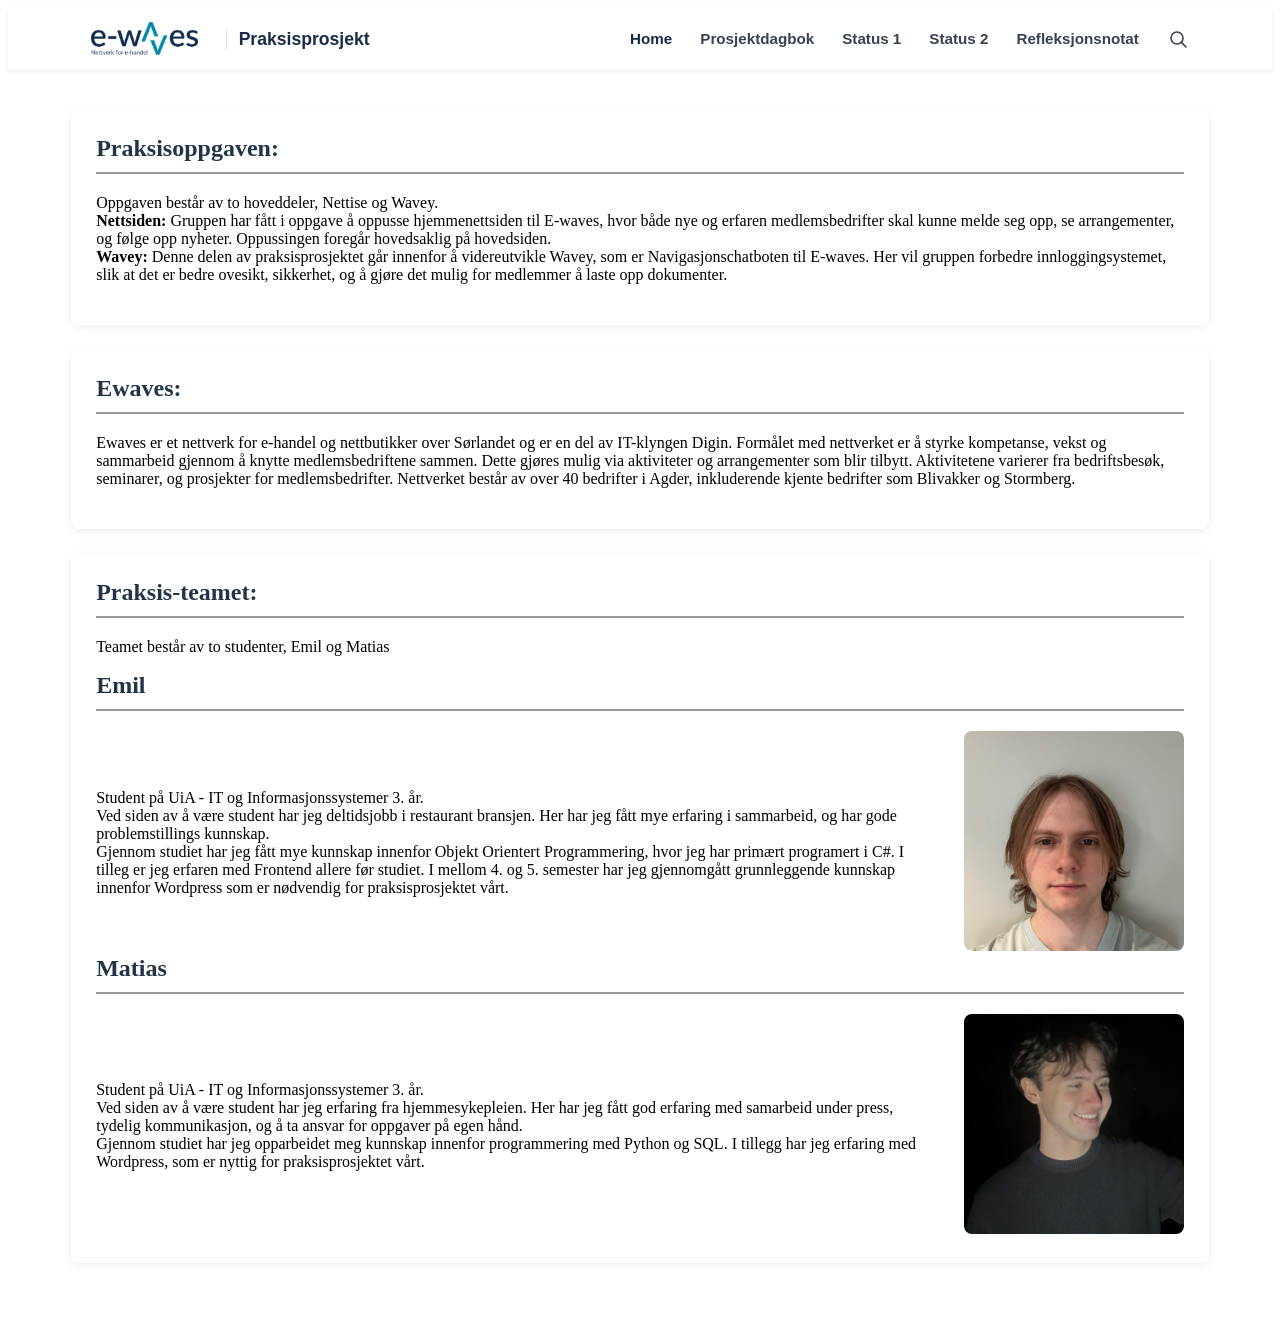
<file: index.html>
<!DOCTYPE html>
<html lang="no">
<head>
    <meta charset="UTF-8">
    <meta name="viewport" content="width=device-width, initial-scale=1.0">

    <title>Praksis prosjekt - Ewaves</title>

    <link rel="stylesheet" href="style.css">
</head>

<body>
    <header>
        <div class="container navbar">
            <div class="brand">
                <img class="logo-mark" src="logo.png" alt="e-waves - Nettverk for e-handel">

                <span class="project-title">Praksisprosjekt</span>
            </div>

            <nav>
                <ul>
                    <li><a href="index.html" class="active">Home</a></li>
                    <li><a href="dagbok.html">Prosjektdagbok</a></li>
                    <li><a href="status-1.html">Status 1</a></li>
                    <li><a href="status-2.html">Status 2</a></li>
                    <li><a href="refleksjonsnotat.html">Refleksjonsnotat</a></li>
                </ul>
                <button class="search-btn" aria-label="Søk" type="button">
                    <svg width="18" height="18" viewBox="0 0 18 18" fill="none" xmlns="http://www.w3.org/2000/svg" aria-hidden="true">
                        <circle cx="8" cy="8" r="6" stroke="currentColor" stroke-width="1.6"/>
                        <line x1="12.4" y1="12.4" x2="17" y2="17" stroke="currentColor" stroke-width="1.6" stroke-linecap="round"/>
                    </svg>
                </button>
            </nav>
        </div>
    </header>

    <main class="container">

        <section id="oppgave" class="infobox">
            <h2>Praksisoppgaven:</h2>

            <p>
                Oppgaven består av to hoveddeler, Nettise og Wavey.
                <br>
                <strong>Nettsiden:</strong> Gruppen har fått i oppgave å oppusse hjemmenettsiden 
                til E-waves, hvor både nye og erfaren medlemsbedrifter skal kunne melde seg opp, 
                se arrangementer, og følge opp nyheter. Oppussingen foregår hovedsaklig på hovedsiden.
                <br>
                <strong>Wavey:</strong> Denne delen av praksisprosjektet går innenfor å videreutvikle
                 Wavey, som er Navigasjonschatboten til E-waves. Her vil gruppen forbedre 
                 innloggingsystemet, slik at det er bedre ovesikt, sikkerhet, og å gjøre det mulig 
                 for medlemmer å laste opp dokumenter.
            </p>
        </section>

        <section id="ewaves" class="infobox">
            <h2>Ewaves:</h2>

            <p>
                Ewaves er et nettverk for e-handel og nettbutikker over Sørlandet og er en del av IT-klyngen 
                Digin. 
                Formålet med nettverket er å styrke kompetanse, vekst og sammarbeid gjennom 
                å knytte medlemsbedriftene sammen. Dette gjøres mulig via aktiviteter 
                og arrangementer som blir tilbytt. Aktivitetene varierer fra bedriftsbesøk, seminarer, og 
                prosjekter for medlemsbedrifter. Nettverket består av over 40 bedrifter i Agder, inkluderende 
                kjente bedrifter som Blivakker og Stormberg.
            </p>
        </section>

        <section id="team" class="infobox">
            <h2>Praksis-teamet:</h2>

            <p>
                Teamet består av to studenter, Emil og Matias
            </p>

            <h2>Emil</h2>
            <div class="team-member">
                <div class="team-paragraph">
                    <p>Student på UiA - IT og Informasjonssystemer 3. år. 
                        <br>
                    Ved siden av å være student har jeg deltidsjobb i restaurant bransjen. Her har jeg fått
                    mye erfaring i sammarbeid, og har gode problemstillings kunnskap.
                        <br>
                    Gjennom studiet har jeg fått mye kunnskap innenfor Objekt Orientert Programmering, hvor jeg
                    har primært programert i C#. I tilleg er jeg erfaren med Frontend allere før studiet.
                    I mellom 4. og 5. semester har jeg gjennomgått grunnleggende kunnskap innenfor Wordpress 
                    som er nødvendig for praksisprosjektet vårt.
                    </p>
                </div>
                <div class="team-profile">
                    <img src="./images/EmilBilde.jpg" alt="Bilde av Emil">
                </div>
            </div>
            <h2>Matias</h2>
            <div class="team-member">
                <div class="team-paragraph">
                    <p>Student på UiA - IT og Informasjonssystemer 3. år.
                        <br>
                    Ved siden av å være student har jeg erfaring fra hjemmesykepleien. Her har jeg fått
                    god erfaring med samarbeid under press, tydelig kommunikasjon, og å ta ansvar for
                    oppgaver på egen hånd.
                        <br>
                    Gjennom studiet har jeg opparbeidet meg kunnskap innenfor programmering med Python
                    og SQL. I tillegg har jeg erfaring med Wordpress, som er nyttig for praksisprosjektet vårt.
                    </p>
                </div>
                <div class="team-profile">
                    <img src="./images/Matias-profilbilde.jpeg" alt="Bilde av Matias">
                </div>
            </div>
        </section>

    </main>
</body>
</html>
</file>
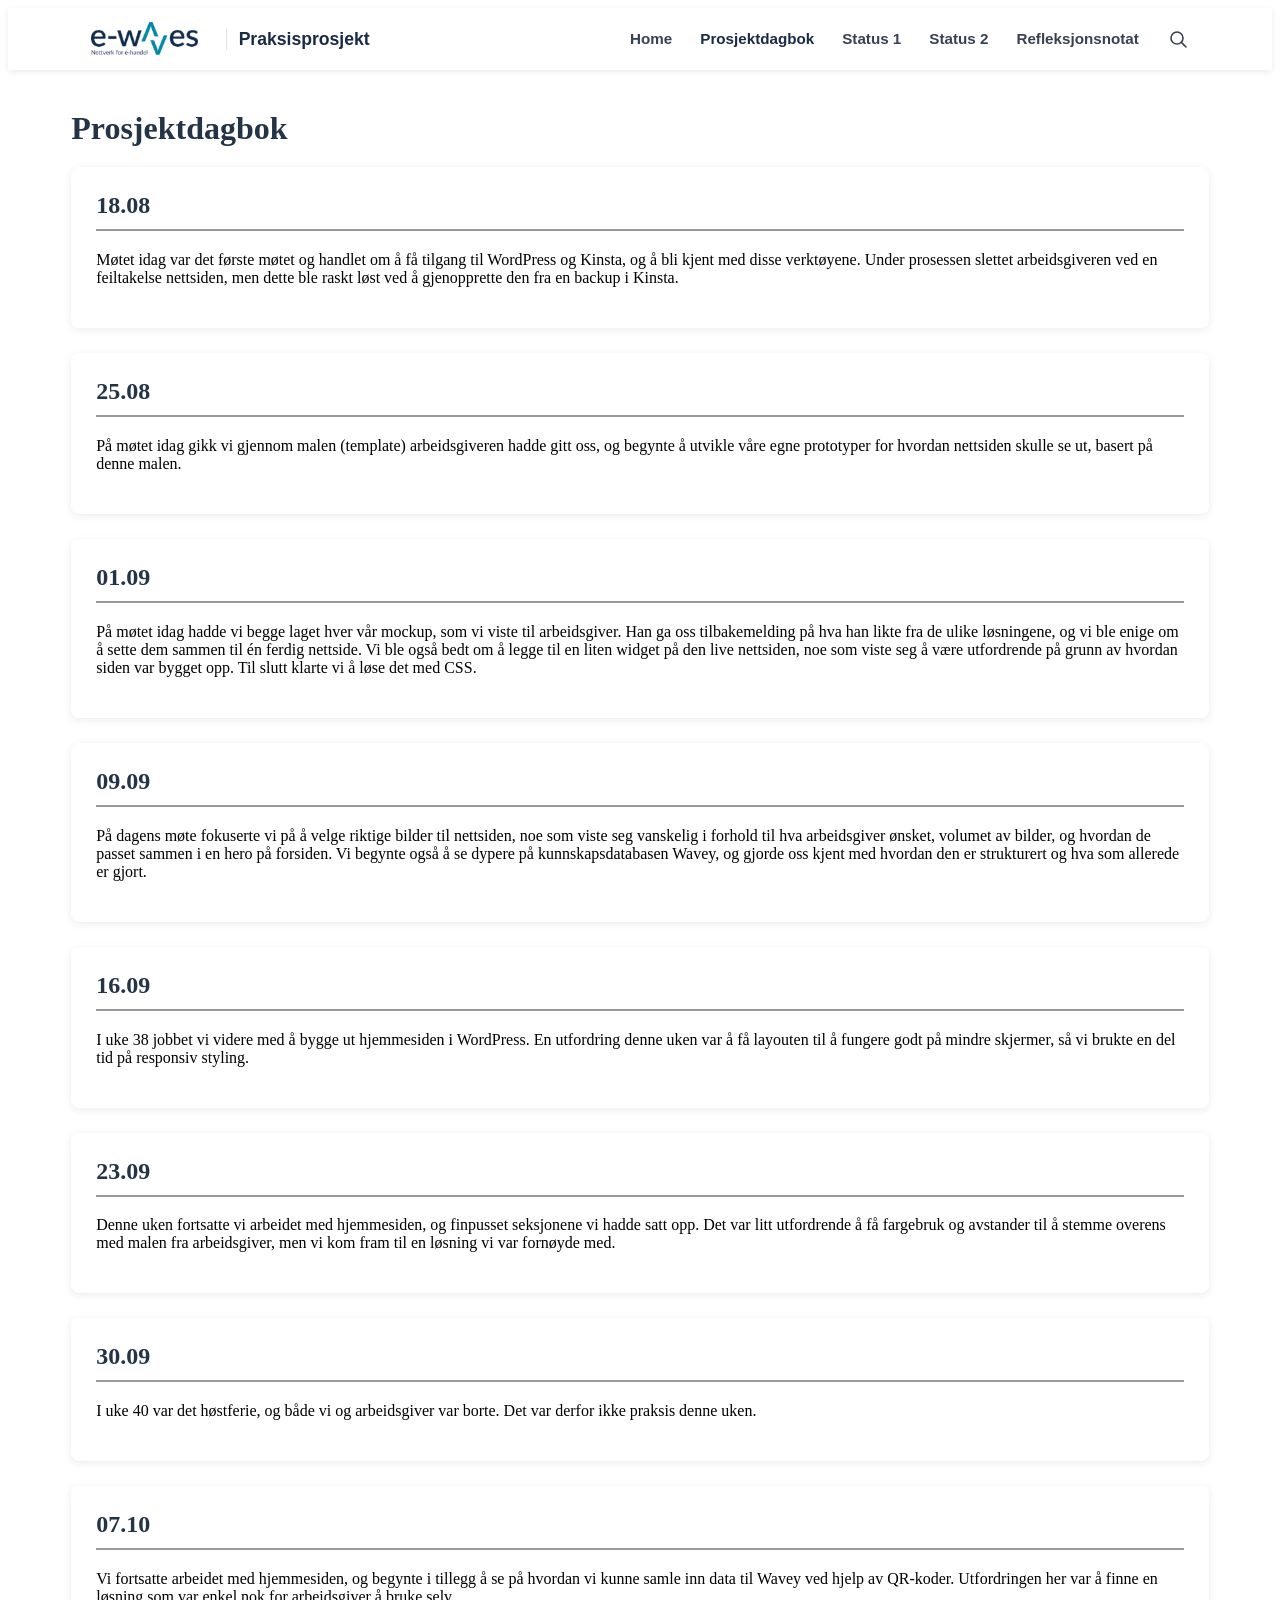
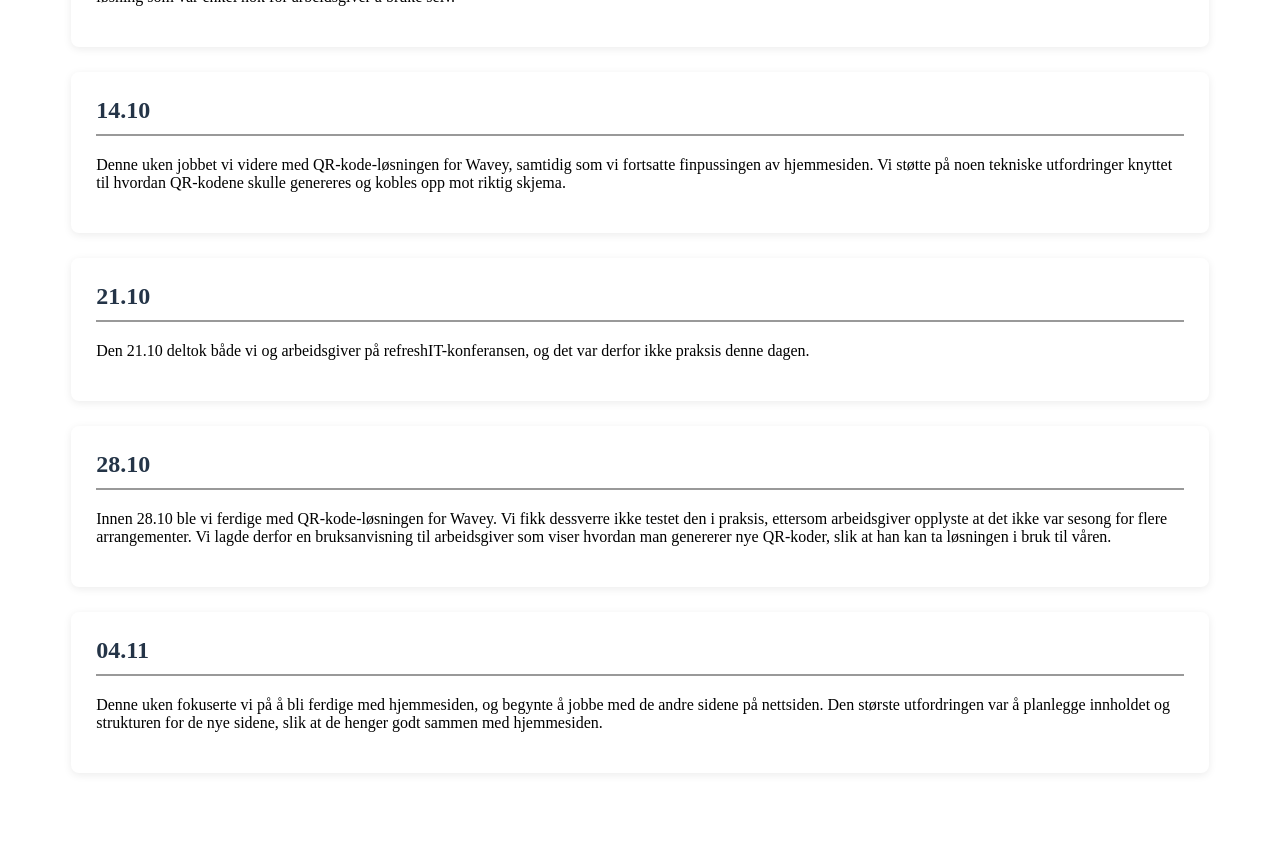
<file: dagbok.html>
<!DOCTYPE html>
<html lang="no">
<head>
    <meta charset="UTF-8">
    <meta name="viewport" content="width=device-width, initial-scale=1.0">

    <title>Prosjektdagbok - Ewaves</title>

    <link rel="stylesheet" href="style.css">
</head>

<body>
    <header>
        <div class="container navbar">
            <div class="brand">
                <img class="logo-mark" src="logo.png" alt="e-waves - Nettverk for e-handel">

                <span class="project-title">Praksisprosjekt</span>
            </div>

            <nav>
                <ul>
                    <li><a href="index.html">Home</a></li>
                    <li><a href="dagbok.html" class="active">Prosjektdagbok</a></li>
                    <li><a href="status-1.html">Status 1</a></li>
                    <li><a href="status-2.html">Status 2</a></li>
                    <li><a href="refleksjonsnotat.html">Refleksjonsnotat</a></li>
                </ul>
                <button class="search-btn" aria-label="Søk" type="button">
                    <svg width="18" height="18" viewBox="0 0 18 18" fill="none" xmlns="http://www.w3.org/2000/svg" aria-hidden="true">
                        <circle cx="8" cy="8" r="6" stroke="currentColor" stroke-width="1.6"/>
                        <line x1="12.4" y1="12.4" x2="17" y2="17" stroke="currentColor" stroke-width="1.6" stroke-linecap="round"/>
                    </svg>
                </button>
            </nav>
        </div>
    </header>

    <main class="container">

        <h1 class="page-title">Prosjektdagbok</h1>

        <section class="infobox">
            <h2>18.08</h2>

            <p>
                Møtet idag var det første møtet og handlet om å få tilgang til WordPress og Kinsta, og å bli kjent med disse verktøyene. Under prosessen slettet arbeidsgiveren ved en feiltakelse nettsiden, men dette ble raskt løst ved å gjenopprette den fra en backup i Kinsta.
            </p>
        </section>

        <section class="infobox">
            <h2>25.08</h2>

            <p>
                På møtet idag gikk vi gjennom malen (template) arbeidsgiveren hadde gitt oss, og begynte å utvikle våre egne prototyper for hvordan nettsiden skulle se ut, basert på denne malen.
            </p>
        </section>

        <section class="infobox">
            <h2>01.09</h2>

            <p>
                På møtet idag hadde vi begge laget hver vår mockup, som vi viste til arbeidsgiver. Han ga oss tilbakemelding på hva han likte fra de ulike løsningene, og vi ble enige om å sette dem sammen til én ferdig nettside. Vi ble også bedt om å legge til en liten widget på den live nettsiden, noe som viste seg å være utfordrende på grunn av hvordan siden var bygget opp. Til slutt klarte vi å løse det med CSS.
            </p>
        </section>

        <section class="infobox">
            <h2>09.09</h2>

            <p>
                På dagens møte fokuserte vi på å velge riktige bilder til nettsiden, noe som viste seg vanskelig i forhold til hva arbeidsgiver ønsket, volumet av bilder, og hvordan de passet sammen i en hero på forsiden. Vi begynte også å se dypere på kunnskapsdatabasen Wavey, og gjorde oss kjent med hvordan den er strukturert og hva som allerede er gjort.
            </p>
        </section>

        <section class="infobox">
            <h2>16.09</h2>

            <p>
                I uke 38 jobbet vi videre med å bygge ut hjemmesiden i WordPress. En utfordring denne uken var å få layouten til å fungere godt på mindre skjermer, så vi brukte en del tid på responsiv styling.
            </p>
        </section>

        <section class="infobox">
            <h2>23.09</h2>

            <p>
                Denne uken fortsatte vi arbeidet med hjemmesiden, og finpusset seksjonene vi hadde satt opp. Det var litt utfordrende å få fargebruk og avstander til å stemme overens med malen fra arbeidsgiver, men vi kom fram til en løsning vi var fornøyde med.
            </p>
        </section>

        <section class="infobox">
            <h2>30.09</h2>

            <p>
                I uke 40 var det høstferie, og både vi og arbeidsgiver var borte. Det var derfor ikke praksis denne uken.
            </p>
        </section>

        <section class="infobox">
            <h2>07.10</h2>

            <p>
                Vi fortsatte arbeidet med hjemmesiden, og begynte i tillegg å se på hvordan vi kunne samle inn data til Wavey ved hjelp av QR-koder. Utfordringen her var å finne en løsning som var enkel nok for arbeidsgiver å bruke selv.
            </p>
        </section>

        <section class="infobox">
            <h2>14.10</h2>

            <p>
                Denne uken jobbet vi videre med QR-kode-løsningen for Wavey, samtidig som vi fortsatte finpussingen av hjemmesiden. Vi støtte på noen tekniske utfordringer knyttet til hvordan QR-kodene skulle genereres og kobles opp mot riktig skjema.
            </p>
        </section>

        <section class="infobox">
            <h2>21.10</h2>

            <p>
                Den 21.10 deltok både vi og arbeidsgiver på refreshIT-konferansen, og det var derfor ikke praksis denne dagen.
            </p>
        </section>

        <section class="infobox">
            <h2>28.10</h2>

            <p>
                Innen 28.10 ble vi ferdige med QR-kode-løsningen for Wavey. Vi fikk dessverre ikke testet den i praksis, ettersom arbeidsgiver opplyste at det ikke var sesong for flere arrangementer. Vi lagde derfor en bruksanvisning til arbeidsgiver som viser hvordan man genererer nye QR-koder, slik at han kan ta løsningen i bruk til våren.
            </p>
        </section>

        <section class="infobox">
            <h2>04.11</h2>

            <p>
                Denne uken fokuserte vi på å bli ferdige med hjemmesiden, og begynte å jobbe med de andre sidene på nettsiden. Den største utfordringen var å planlegge innholdet og strukturen for de nye sidene, slik at de henger godt sammen med hjemmesiden.
            </p>
        </section>

    </main>
</body>
</html>
</file>
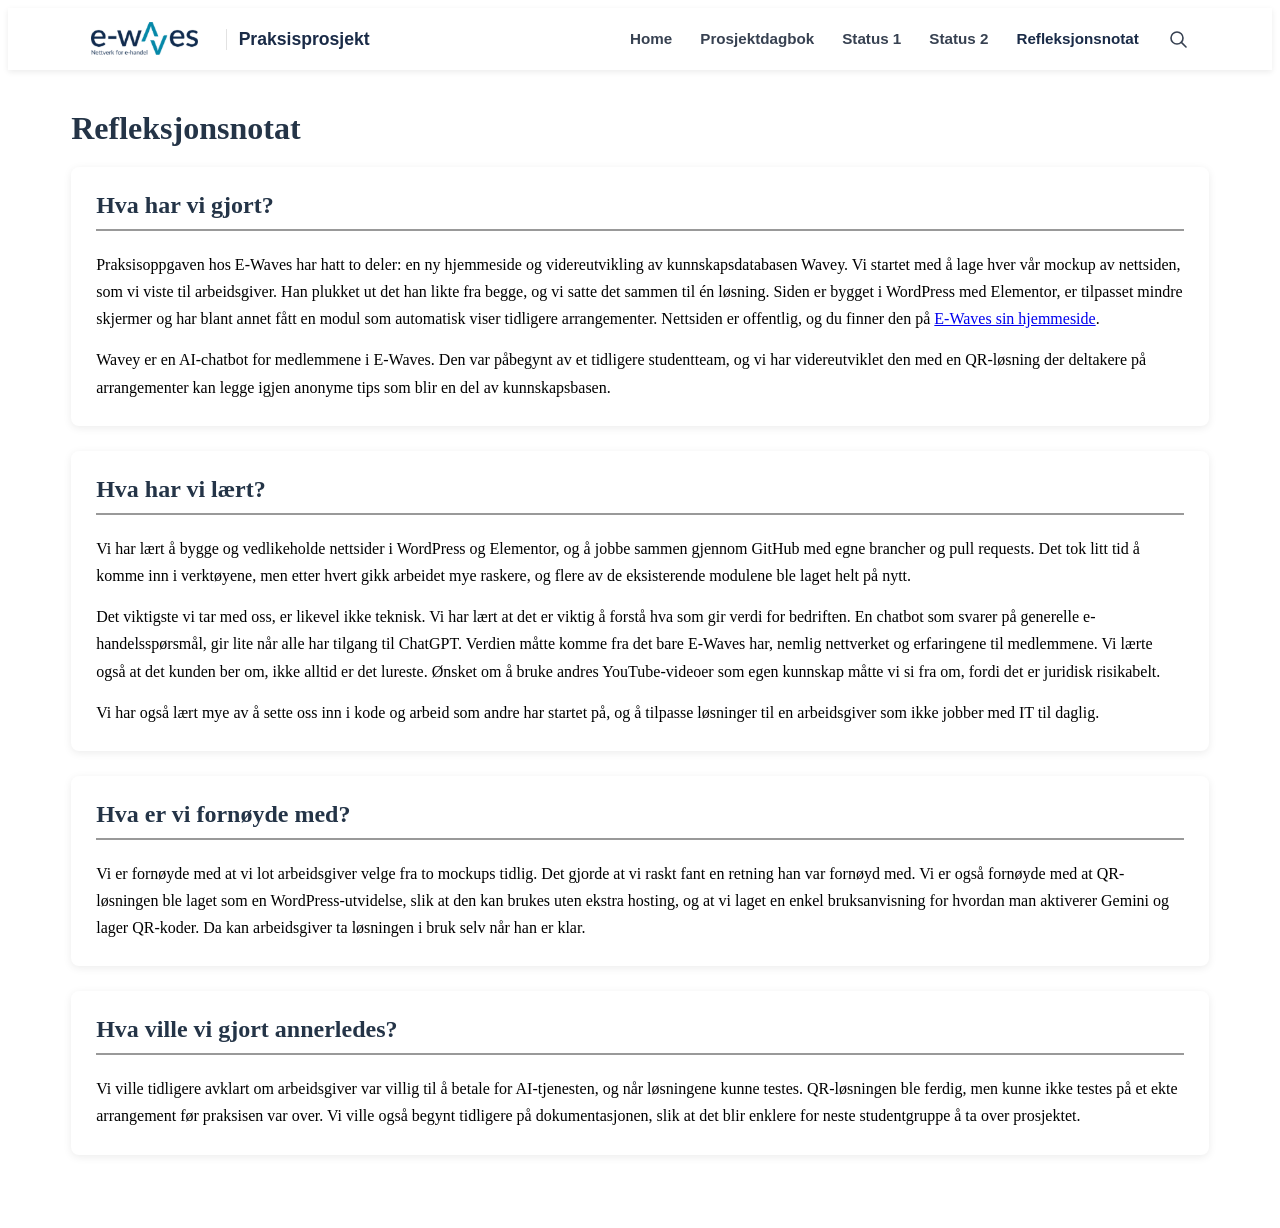
<file: refleksjonsnotat.html>
<!DOCTYPE html>
<html lang="no">
<head>
    <meta charset="UTF-8">
    <meta name="viewport" content="width=device-width, initial-scale=1.0">

    <title>Refleksjonsnotat - Ewaves</title>

    <link rel="stylesheet" href="style.css">
</head>

<body>
        <header>
        <div class="container navbar">
            <div class="brand">
                <img class="logo-mark" src="logo.png" alt="e-waves - Nettverk for e-handel">

                <span class="project-title">Praksisprosjekt</span>
            </div>

            <nav>
                <ul>
                    <li><a href="index.html">Home</a></li>
                    <li><a href="dagbok.html">Prosjektdagbok</a></li>
                    <li><a href="status-1.html">Status 1</a></li>
                    <li><a href="status-2.html">Status 2</a></li>
                    <li><a href="refleksjonsnotat.html" class="active">Refleksjonsnotat</a></li>
                </ul>
                <button class="search-btn" aria-label="Søk" type="button">
                    <svg width="18" height="18" viewBox="0 0 18 18" fill="none" xmlns="http://www.w3.org/2000/svg" aria-hidden="true">
                        <circle cx="8" cy="8" r="6" stroke="currentColor" stroke-width="1.6"/>
                        <line x1="12.4" y1="12.4" x2="17" y2="17" stroke="currentColor" stroke-width="1.6" stroke-linecap="round"/>
                    </svg>
                </button>
            </nav>
        </div>
    </header>

    <main class="container refleksjon">

        <h1 class="page-title">Refleksjonsnotat</h1>

        <section class="infobox">
            <h2>Hva har vi gjort?</h2>

            <p>
                Praksisoppgaven hos E-Waves har hatt to deler: en ny hjemmeside og videreutvikling av kunnskapsdatabasen
                Wavey. Vi startet med å lage hver vår mockup av nettsiden, som vi viste til arbeidsgiver. Han plukket ut det
                han likte fra begge, og vi satte det sammen til én løsning. Siden er bygget i WordPress med Elementor, er
                tilpasset mindre skjermer og har blant annet fått en modul som automatisk viser tidligere arrangementer.
                Nettsiden er offentlig, og du finner den på <a href="https://ewaves.no/">E-Waves sin hjemmeside</a>.
            </p>
            <p>
                Wavey er en AI-chatbot for medlemmene i E-Waves. Den var påbegynt av et tidligere studentteam, og vi har
                videreutviklet den med en QR-løsning der deltakere på arrangementer kan legge igjen anonyme tips som blir en
                del av kunnskapsbasen.
            </p>
        </section>

        <section class="infobox">
            <h2>Hva har vi lært?</h2>

            <p>
                Vi har lært å bygge og vedlikeholde nettsider i WordPress og Elementor, og å jobbe sammen gjennom GitHub med
                egne brancher og pull requests. Det tok litt tid å komme inn i verktøyene, men etter hvert gikk arbeidet
                mye raskere, og flere av de eksisterende modulene ble laget helt på nytt.
            </p>
            <p>
                Det viktigste vi tar med oss, er likevel ikke teknisk. Vi har lært at det er viktig å forstå hva som gir
                verdi for bedriften. En chatbot som svarer på generelle e-handelsspørsmål, gir lite når alle har tilgang til
                ChatGPT. Verdien måtte komme fra det bare E-Waves har, nemlig nettverket og erfaringene til medlemmene. Vi
                lærte også at det kunden ber om, ikke alltid er det lureste. Ønsket om å bruke andres YouTube-videoer som
                egen kunnskap måtte vi si fra om, fordi det er juridisk risikabelt.
            </p>
            <p>
                Vi har også lært mye av å sette oss inn i kode og arbeid som andre har startet på, og å tilpasse løsninger
                til en arbeidsgiver som ikke jobber med IT til daglig.
            </p>
        </section>

        <section class="infobox">
            <h2>Hva er vi fornøyde med?</h2>

            <p>
                Vi er fornøyde med at vi lot arbeidsgiver velge fra to mockups tidlig. Det gjorde at vi raskt fant en
                retning han var fornøyd med. Vi er også fornøyde med at QR-løsningen ble laget som en WordPress-utvidelse,
                slik at den kan brukes uten ekstra hosting, og at vi laget en enkel bruksanvisning for hvordan man
                aktiverer Gemini og lager QR-koder. Da kan arbeidsgiver ta løsningen i bruk selv når han er klar.
            </p>
        </section>

        <section class="infobox">
            <h2>Hva ville vi gjort annerledes?</h2>

            <p>
                Vi ville tidligere avklart om arbeidsgiver var villig til å betale for AI-tjenesten, og når løsningene kunne
                testes. QR-løsningen ble ferdig, men kunne ikke testes på et ekte arrangement før praksisen var over. Vi
                ville også begynt tidligere på dokumentasjonen, slik at det blir enklere for neste studentgruppe å ta over
                prosjektet.
            </p>
        </section>

    </main>
</body>
</html>
</file>
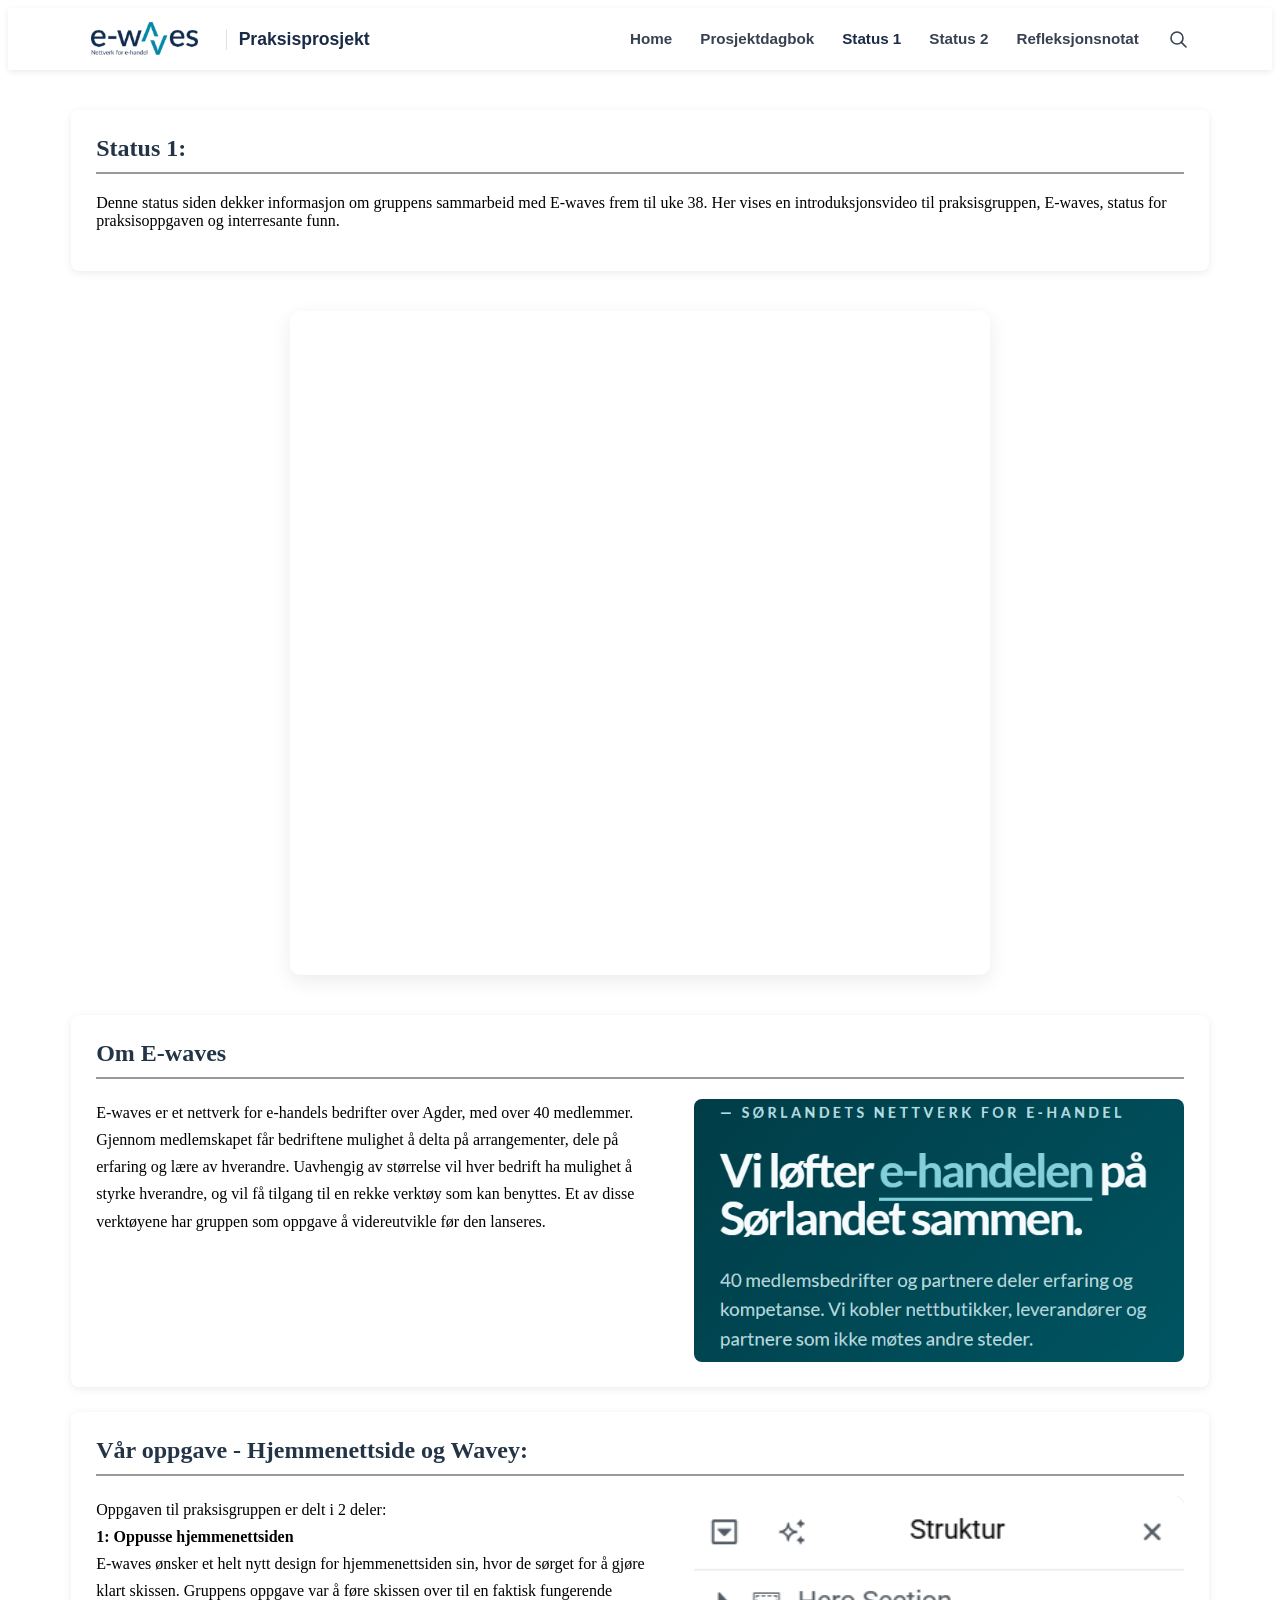
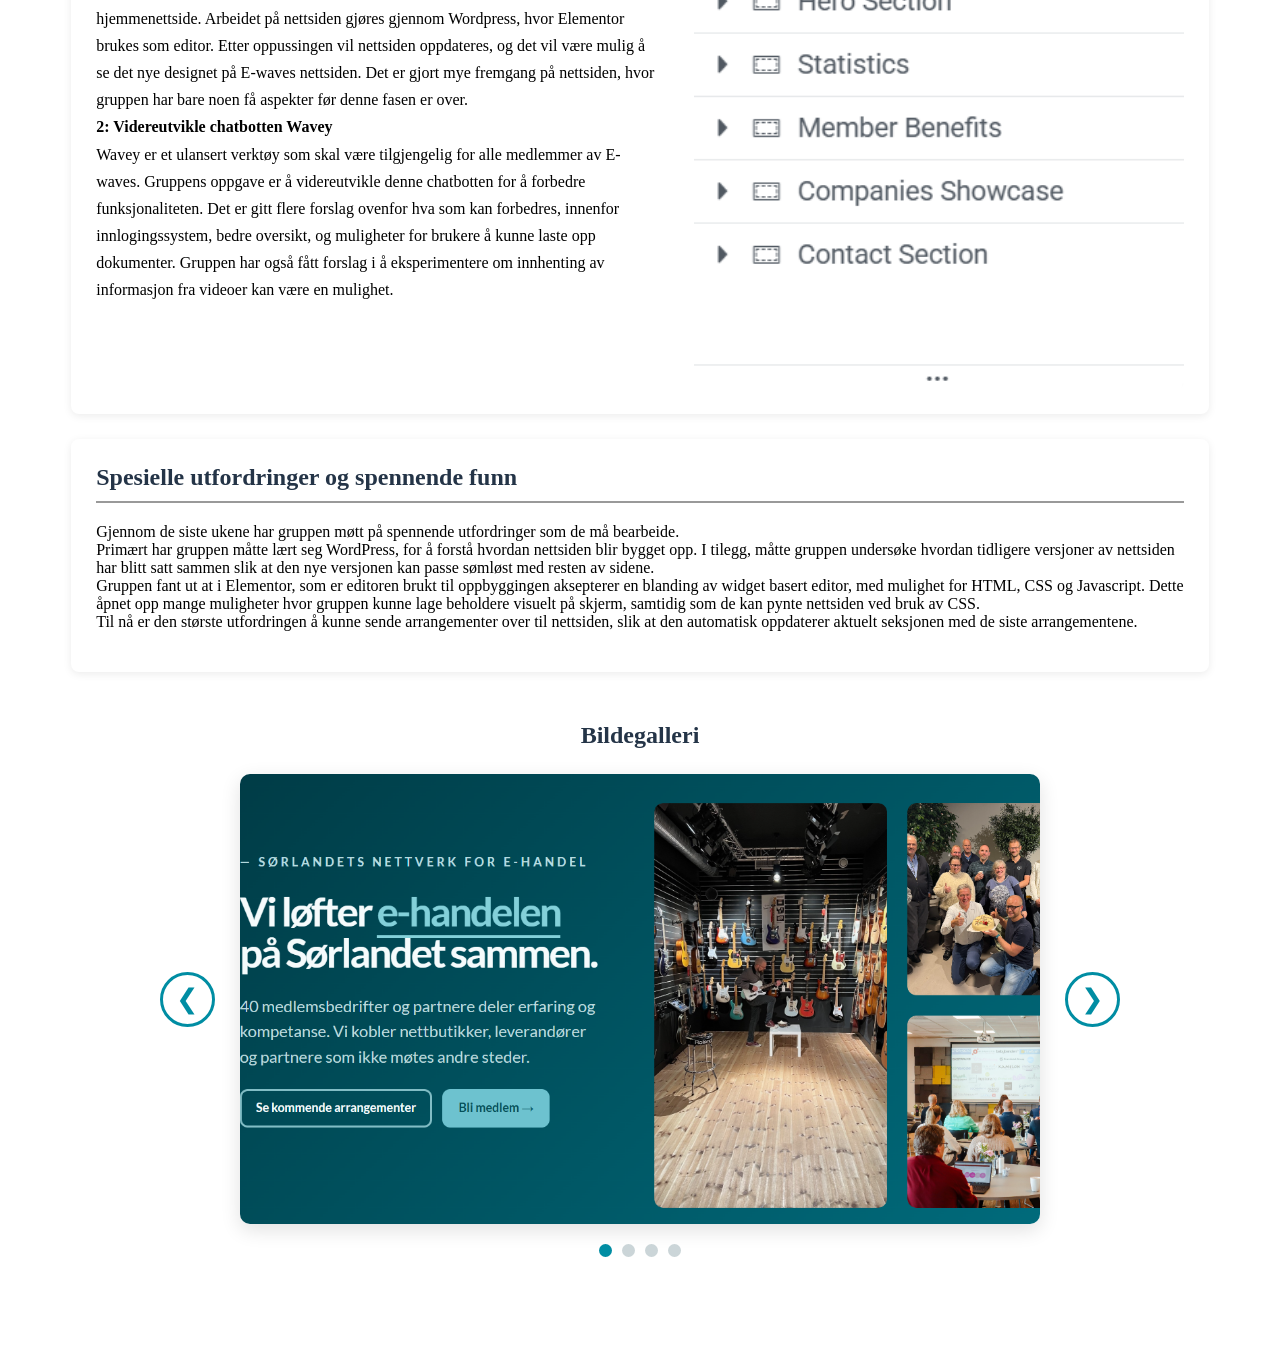
<file: status-1.html>
<!DOCTYPE html>
<html lang="no">
<head>
    <meta charset="UTF-8">
    <meta name="viewport" content="width=device-width, initial-scale=1.0">

    <title>Status 1 - Ewaves</title>

    <link rel="stylesheet" href="style.css">
</head>

<body>
    <header>
        <div class="container navbar">
            <div class="brand">
                <img class="logo-mark" src="logo.png" alt="e-waves - Nettverk for e-handel">

                <span class="project-title">Praksisprosjekt</span>
            </div>

            <nav>
                <ul>
                    <li><a href="index.html">Home</a></li>
                    <li><a href="dagbok.html">Prosjektdagbok</a></li>
                    <li><a href="status-1.html" class="active">Status 1</a></li>
                    <li><a href="status-2.html">Status 2</a></li>
                    <li><a href="refleksjonsnotat.html">Refleksjonsnotat</a></li>
                </ul>
                <button class="search-btn" aria-label="Søk" type="button">
                    <svg width="18" height="18" viewBox="0 0 18 18" fill="none" xmlns="http://www.w3.org/2000/svg" aria-hidden="true">
                        <circle cx="8" cy="8" r="6" stroke="currentColor" stroke-width="1.6"/>
                        <line x1="12.4" y1="12.4" x2="17" y2="17" stroke="currentColor" stroke-width="1.6" stroke-linecap="round"/>
                    </svg>
                </button>
            </nav>
        </div>
    </header>

    <main class="container">
        <!--Overskrivt-->
        <section class="infobox">
            <h2>Status 1:</h2>

            <p>
                Denne status siden dekker informasjon om gruppens sammarbeid med E-waves frem til uke 
                38. Her vises en introduksjonsvideo til praksisgruppen, E-waves, status for praksisoppgaven 
                og interresante funn.
            </p>
        </section>
        <!--Video-->
        <section class="praksisfilm">
            <!--Placeholder, erstatt før frist-->
<iframe width="1180" height="664" src="https://www.youtube.com/embed/Up4PrPRE37s" title="E-waves Praksis gruppe" frameborder="0" allow="accelerometer; autoplay; clipboard-write; encrypted-media; gyroscope; picture-in-picture; web-share" referrerpolicy="strict-origin-when-cross-origin" allowfullscreen></iframe>
        </section>
        <!--Om E-waves-->
        <section class="infobox">
            <h2>Om E-waves</h2>

            <div class="about-ewaves">
                <div class="about-ewaves-text">
                    <p>
                        E-waves er et nettverk for e-handels bedrifter over Agder, med over 40 medlemmer.
                Gjennom medlemskapet får bedriftene mulighet å delta på arrangementer, dele på erfaring
                 og lære av hverandre. Uavhengig av størrelse vil hver bedrift ha mulighet å styrke hverandre, 
                 og vil få tilgang til en rekke verktøy som kan benyttes. Et av disse verktøyene har gruppen
                  som oppgave å videreutvikle før den lanseres.
                    </p>
                </div>

                <img
                    class="about-ewaves-image"
                    src="./images/Hjemmeside-hero.png"
                    alt="Utdrag fra forsiden til E-waves">
            </div>

        </section>
        <!--Vår oppgave-->
        <section class="infobox">
            <h2>Vår oppgave - Hjemmenettside og Wavey:</h2>
            <div class="about-ewaves">
                <div class="about-ewaves-text">
                    <p>
                    Oppgaven til praksisgruppen er delt i 2 deler:
                    <br>
                    <strong>1: Oppusse hjemmenettsiden</strong>
                    <br>
                    E-waves ønsker et helt nytt design for hjemmenettsiden sin, hvor de sørget for 
                    å gjøre klart skissen. Gruppens oppgave var å føre skissen over til en faktisk 
                    fungerende hjemmenettside. Arbeidet på nettsiden gjøres gjennom Wordpress, hvor
                     Elementor brukes som editor. 
                     Etter oppussingen vil nettsiden oppdateres, og det 
                    vil være mulig å se det nye designet på E-waves nettsiden. Det er gjort mye 
                    fremgang på nettsiden, hvor gruppen har bare noen få aspekter før denne fasen er over.
                    <br>
                    <strong>2: Videreutvikle chatbotten Wavey</strong>
                    <br>
                    Wavey er et ulansert verktøy som skal være tilgjengelig for alle medlemmer av 
                    E-waves. Gruppens oppgave er å videreutvikle denne chatbotten for å forbedre funksjonaliteten. 
                    Det er gitt flere forslag ovenfor hva som kan forbedres, innenfor innlogingssystem, 
                    bedre oversikt, og muligheter for brukere å kunne laste opp dokumenter. 
                    Gruppen har også fått forslag i å eksperimentere om innhenting av informasjon fra videoer 
                    kan være en mulighet.
                    </p>
                </div>

                <img
                    class="about-ewaves-image"
                    src="./images/strukturboks.png"
                    alt="Utdrag fra forsiden til E-waves">
            </div>
        </section>
        <!--Utfordringer-->
        <section class="infobox">
            <h2>Spesielle utfordringer og spennende funn</h2>
            <p>Gjennom de siste ukene har gruppen møtt på spennende utfordringer som de må bearbeide. 
                <br>
                Primært har gruppen måtte lært seg WordPress, for å forstå hvordan nettsiden blir bygget opp. 
                I tilegg, måtte gruppen undersøke hvordan tidligere versjoner av nettsiden har blitt satt sammen 
                slik at den nye versjonen kan passe sømløst med resten av sidene.
                <br>
                Gruppen fant ut at i Elementor, som er editoren brukt til oppbyggingen aksepterer en blanding av 
                widget basert editor, med mulighet for HTML, CSS og Javascript. Dette åpnet opp mange muligheter 
                hvor gruppen kunne lage beholdere visuelt på skjerm, samtidig som de kan pynte nettsiden ved bruk av 
                CSS.
                <br>
                Til nå er den største utfordringen å kunne sende arrangementer over til nettsiden, slik at den
                 automatisk oppdaterer aktuelt seksjonen med de siste arrangementene.
            </p>
        </section>
        <!--Galleri-->
        <section class="image-gallery">
            <h2>Bildegalleri</h2>
            <div class="carousel">
                <button
                class="carousel-button previous"
                type="button"
                aria-label="Forrige-bilde">
                &#10094;
                </button>

                <div class="carousel-slides">
                    <img
                    class="carousel-slide active"
                    src="./images/Hjem-Hero.png"
                    alt="Nye hjemmenettside hero"
                    ><img
                    class="carousel-slide"
                    src="./images/Matias-kontor.jpg"
                    alt="Matias på kontoret"
                    >
                    <img
                    class="carousel-slide"
                    src="./images/Emil-jobbe.jpeg"
                    alt="Emil-arbeider"
                    >
                    <img
                    class="carousel-slide"
                    src="./images/k14-skilt.jpg"
                    alt="Skilt utenfor kontoret"
                    >
                </div>

                <button
                class="carousel-button next"
                type="button"
                aria-label="Neste bilde">
                    &#10095
                </button>
            </div>

            <div class="carousel-dots" aria-label="Velg bilde">
                <button
                class="carousel-dot active"
                type="button"
                aria-label="Vis bilde 1">
                </button>
                <button
                class="carousel-dot"
                type="button"
                aria-label="Vis bilde 2">
                </button>
                <button
                class="carousel-dot"
                type="button"
                aria-label="Vis bilde 3">
                <button
                class="carousel-dot"
                type="button"
                aria-label="Vis bilde 4">
                </button>
                <script src="image-carousel.js"></script>
            </div>
        </section>
    </main>
</body>
</html>
</file>
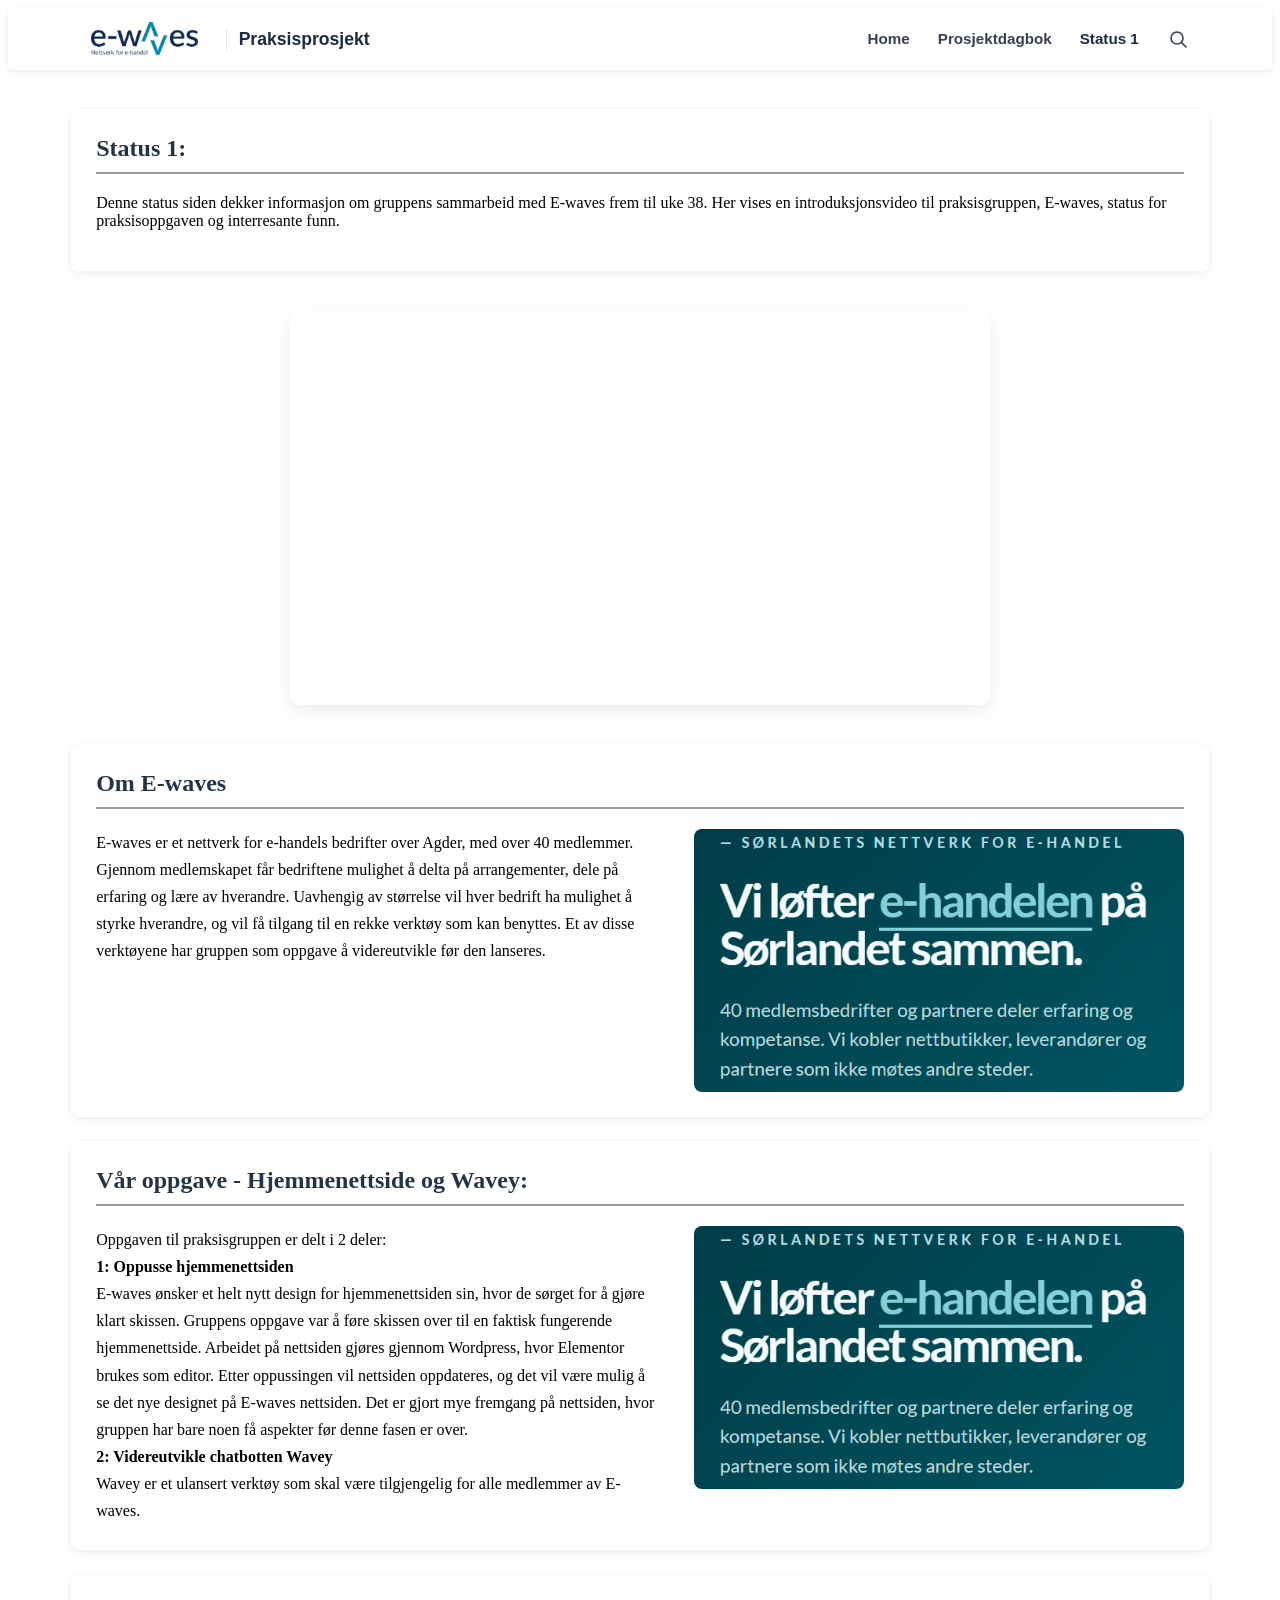
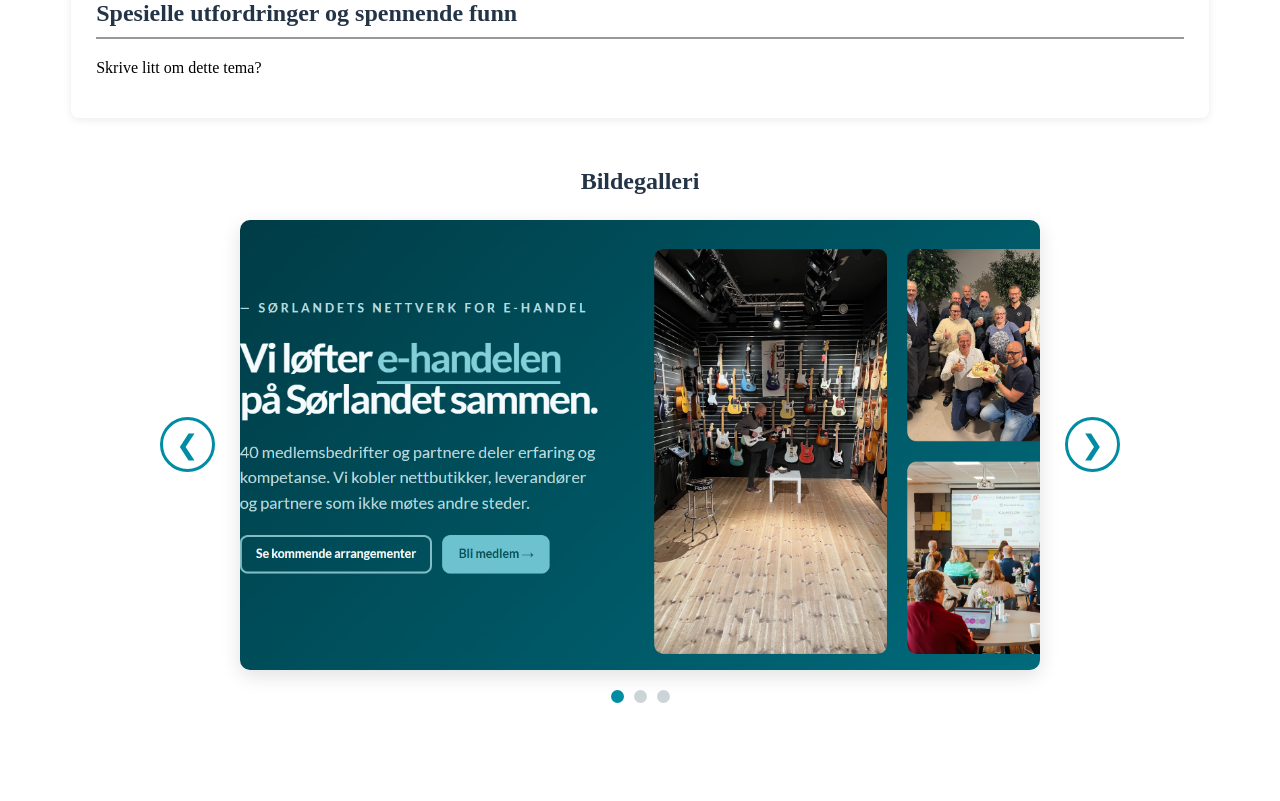
<file: status1.html>
<!DOCTYPE html>
<html lang="en">
<head>
    <meta charset="UTF-8">
    <meta name="viewport" content="width=device-width, initial-scale=1.0">

    <title>Status 1 - Ewaves</title>

    <link rel="stylesheet" href="style.css">
</head>

<body>
    <header>
        <div class="container navbar">
            <div class="brand">
                <img class="logo-mark" src="logo.png" alt="e-waves - Nettverk for e-handel">

                <span class="project-title">Praksisprosjekt</span>
            </div>

            <nav>
                <ul>
                    <li><a href="index.html">Home</a></li>
                    <li><a href="dagbok.html">Prosjektdagbok</a></li>
                    <li><a href="status1.html" class="active">Status 1</a></li>
                </ul>
                <button class="search-btn" aria-label="Søk" type="button">
                    <svg width="18" height="18" viewBox="0 0 18 18" fill="none" xmlns="http://www.w3.org/2000/svg" aria-hidden="true">
                        <circle cx="8" cy="8" r="6" stroke="currentColor" stroke-width="1.6"/>
                        <line x1="12.4" y1="12.4" x2="17" y2="17" stroke="currentColor" stroke-width="1.6" stroke-linecap="round"/>
                    </svg>
                </button>
            </nav>
        </div>
    </header>

    <main class="container">
        <!--Overskrivt-->
        <section class="infobox">
            <h2>Status 1:</h2>

            <p>
                Denne status siden dekker informasjon om gruppens sammarbeid med E-waves frem til uke 
                38. Her vises en introduksjonsvideo til praksisgruppen, E-waves, status for praksisoppgaven 
                og interresante funn.
            </p>
        </section>
        <!--Video-->
        <section class="praksisfilm">
            <!--Placeholder, erstatt før frist-->
            <iframe
                src="https://www.youtube.com/embed/asjQNZn7vng"
                title="Status 1"
                frameborder="0"
                allow="accelerometer; autoplay; clipboard-write; encrypted-media;
                    gyroscope; picture-in-picture; web-share"
                referrerpolicy="strict-origin-when-cross-origin"
                allowfullscreen>
            </iframe>
        </section>
        <!--Om E-waves-->
        <section class="infobox">
            <h2>Om E-waves</h2>

            <div class="about-ewaves">
                <div class="about-ewaves-text">
                    <p>
                        E-waves er et nettverk for e-handels bedrifter over Agder, med over 40 medlemmer.
                Gjennom medlemskapet får bedriftene mulighet å delta på arrangementer, dele på erfaring
                 og lære av hverandre. Uavhengig av størrelse vil hver bedrift ha mulighet å styrke hverandre, 
                 og vil få tilgang til en rekke verktøy som kan benyttes. Et av disse verktøyene har gruppen
                  som oppgave å videreutvikle før den lanseres.
                    </p>
                </div>

                <img
                    class="about-ewaves-image"
                    src="./images/Hjemmeside-hero.png"
                    alt="Utdrag fra forsiden til E-waves">
            </div>

        </section>
        <!--Vår oppgave-->
        <section class="infobox">
            <h2>Vår oppgave - Hjemmenettside og Wavey:</h2>
            <div class="about-ewaves">
                <div class="about-ewaves-text">
                    <p>
                    Oppgaven til praksisgruppen er delt i 2 deler:
                    <br>
                    <strong>1: Oppusse hjemmenettsiden</strong>
                    <br>
                    E-waves ønsker et helt nytt design for hjemmenettsiden sin, hvor de sørget for 
                    å gjøre klart skissen. Gruppens oppgave var å føre skissen over til en faktisk 
                    fungerende hjemmenettside. Arbeidet på nettsiden gjøres gjennom Wordpress, hvor
                     Elementor brukes som editor. 
                     Etter oppussingen vil nettsiden oppdateres, og det 
                    vil være mulig å se det nye designet på E-waves nettsiden. Det er gjort mye 
                    fremgang på nettsiden, hvor gruppen har bare noen få aspekter før denne fasen er over.
                    <br>
                    <strong>2: Videreutvikle chatbotten Wavey</strong>
                    <br>
                    Wavey er et ulansert verktøy som skal være tilgjengelig for alle medlemmer av 
                    E-waves. 
                    </p>
                </div>

                <img
                    class="about-ewaves-image"
                    src="./images/Hjemmeside-hero.png"
                    alt="Utdrag fra forsiden til E-waves">
            </div>
        </section>
        <!--Utfordringer-->
        <section class="infobox">
            <h2>Spesielle utfordringer og spennende funn</h2>
            <p>Skrive litt om dette tema?</p>
        </section>
        <!--Galleri-->
        <section class="image-gallery">
            <h2>Bildegalleri</h2>
            <div class="carousel">
                <button
                class="carousel-button previous"
                type="button"
                aria-label="Forrige-bilde">
                &#10094;
                </button>

                <div class="carousel-slides">
                    <img
                    class="carousel-slide active"
                    src="./images/Hjem-Hero.png"
                    alt="Nye hjemmenettside hero"
                    ><img
                    class="carousel-slide"
                    src="./images/Matias-kontor.jpg"
                    alt="Matias på kontoret"
                    >
                    <img
                    class="carousel-slide"
                    src="./images/placeholder.jpg"
                    alt="placeholder"
                    >
                </div>

                <button
                class="carousel-button next"
                type="button"
                aria-label="Neste bilde">
                    &#10095
                </button>
            </div>

            <div class="carousel-dots" aria-label="Velg bilde">
                <button
                class="carousel-dot active"
                type="button"
                aria-label="Vis bilde 1">
                </button>
                <button
                class="carousel-dot"
                type="button"
                aria-label="Vis bilde 2">
                </button>
                <button
                class="carousel-dot"
                type="button"
                aria-label="Vis bilde 3">
                </button>
                <script src="image-carousel.js"></script>
            </div>
        </section>
    </main>
</body>
</html>
</file>
<file: style.css>
header {
    background-color: #ffffff;
    color: #1a2b47;

    padding: 14px 20px;
    font-family: 'Montserrat', sans-serif;
    box-shadow: 0 2px 6px rgba(0, 0, 0, 0.08);
}

.navbar {
    display: flex;
    align-items: center;
    justify-content: space-between;
    flex-wrap: wrap;
    gap: 16px;
}

.brand {
    display: flex;
    align-items: center;
    gap: 10px;
}

.logo-mark {
    flex-shrink: 0;
    height: 34px;
    width: auto;
}

.project-title {
    font-size: 1.1rem;
    font-weight: 700;
    color: #1a2b47;
    margin-left: 12px;
    padding-left: 12px;
    border-left: 1px solid #e2e2e2;
}

header nav {
    display: flex;
    align-items: center;
    gap: 24px;
}

header nav ul {
    list-style: none;
    display: flex;
    align-items: center;
    gap: 24px;
    padding: 0;
    margin: 0;
    flex-wrap: wrap;
}

header nav a {
    color: #374151;
    text-decoration: none;
    font-weight: 600;
    font-size: 0.95rem;
    padding: 6px 2px;
    border-bottom: 2px solid transparent;
    transition: border-color 0.2s ease, color 0.2s ease;
}

header nav a.active {
    color: #1a2b47;
}

header nav a:hover,
header nav a:focus {
    color: #1a2b47;
    border-bottom-color: #2fb3a3;
}

.search-btn {
    background: none;
    border: none;
    color: #374151;
    cursor: pointer;
    padding: 4px;
    display: flex;
    align-items: center;
}

.search-btn:hover {
    color: #2fb3a3;
}

.page-title {
    color: #243447;
    margin-top: 0;
    margin-bottom: 20px;
}

/*Hovedinnhold for nettsiden*/
.container {
    width: 90%;
    max-width: 9000px;
    margin: auto;
}

main {
    padding: 40px 0;
}
/*Bruk denne når nytt informasjon skal bli lagt til*/
/*Fungerer som en informasjons boks*/

.infobox {
    background-color: white;

    padding: 25px;
    margin-bottom: 25px;
    border-radius: 8px;
    box-shadow: 0 2px 8px rgba(0, 0, 0, 0.08);
}

.infobox h2 {
    margin-top: 0;
    color: #243447;
    border-bottom: 2px solid #999999;
    padding-bottom: 10px;
}

.team-member {
    display: flex;
    align-items: center;
    gap: 40px;
}

.team-paragraph {
    flex: 1;
}

.team-profile {
    flex-shrink: 0;
}

.team-profile img {
    width: 220px;
    height: 220px;

    object-fit: cover;

    border-radius: 8px;
}


.praksisfilm {
    display: flex;
    justify-content: center;
    margin: 40px 0;
}

.praksisfilm iframe {
    display: block;
    width: 100%;
    max-width: 700px;
    aspect-ratio: 16 / 9;

    border: none;
    border-radius: 10px;
    box-shadow: 0 6px 20px rgba(0, 0, 0, 0.08);
}
.about-ewaves {
    display: flex;
    align-items: flex-start;
    gap: 40px;
}

.about-ewaves-text {
    flex: 1;
}

.about-ewaves-text p {
    margin: 0;
    line-height: 1.7;
}

.about-ewaves-image {
    width: 45%;
    max-width: 600px;
    height: auto;
    object-fit: cover;
    border-radius: 8px;
}

/* Bildegalleri */

.image-gallery {
    margin: 50px 0;
}

.image-gallery h2 {
    color: #243447;
    text-align: center;
    margin-bottom: 25px;
}

.carousel {
    display: flex;
    align-items: center;
    justify-content: center;
    gap: 25px;
}

.carousel-slides {
    width: 100%;
    max-width: 800px;
    aspect-ratio: 16 / 9;
    overflow: hidden;

    border-radius: 10px;
    box-shadow: 0 6px 20px rgba(0, 0, 0, 0.12);
}

.carousel-slide {
    display: none;
    width: 100%;
    height: 100%;
    object-fit: cover;
}

.carousel-slide.active {
    display: block;
}

/* Pilknapper */

.carousel-button {
    flex-shrink: 0;

    width: 55px;
    height: 55px;

    background-color: white;
    color: #008da3;
    border: 3px solid #008da3;
    border-radius: 50%;

    font-size: 1.7rem;
    cursor: pointer;

    display: flex;
    align-items: center;
    justify-content: center;

    transition:
        background-color 0.2s ease,
        color 0.2s ease;
}

.carousel-button:hover,
.carousel-button:focus {
    background-color: #008da3;
    color: white;
}

/* Navigasjonsprikker */

.carousel-dots {
    display: flex;
    justify-content: center;
    gap: 10px;
    margin-top: 20px;
}

.carousel-dot {
    width: 13px;
    height: 13px;
    padding: 0;

    background-color: #cbd5d8;
    border: none;
    border-radius: 50%;
    cursor: pointer;
}

.carousel-dot.active {
    background-color: #008da3;
}

/* Mobiltilpasning */

@media (max-width: 700px) {
    .carousel {
        gap: 10px;
    }

    .carousel-button {
        width: 40px;
        height: 40px;
        border-width: 2px;
        font-size: 1.25rem;
    }

    .carousel-slides {
        aspect-ratio: 4 / 3;
    }
}

/*Refleksjonsnotat: lik tekststørrelse og avstand i alle avsnitt*/
.refleksjon .infobox p {
    font-size: 1rem;
    line-height: 1.7;
    margin: 0 0 14px;
}

.refleksjon .infobox p:last-child {
    margin-bottom: 0;
}
</file>
